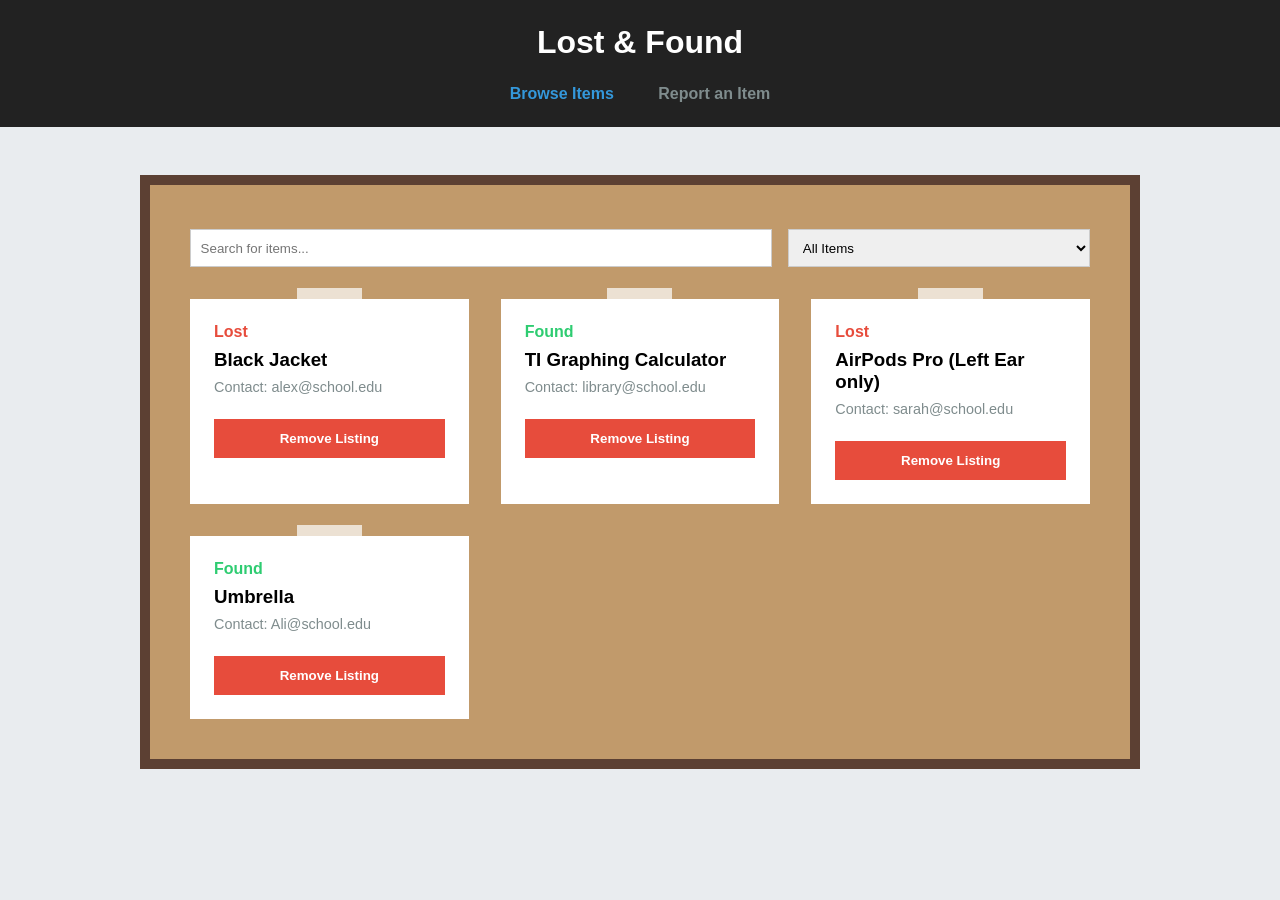
<file: index.html>
<!DOCTYPE html>
<html lang="en">
<head>
    <meta charset="UTF-8">
    <meta name="viewport" content="width=device-width, initial-scale=1.0">
    <title>Lost & Found</title>
    <link rel="stylesheet" href="style.css">
</head>
<body>

    <header>
        <h1> Lost & Found</h1>
        <nav style="margin-top: 1.5rem;">
            <a href="index.html" style="margin-right: 1.5rem; font-weight: bold; color: #3498db; text-decoration: none;"
            >Browse Items</a>
            <a href="report.html" style="font-weight: bold; color: #7f8c8d; text-decoration: none;"
            >Report an Item</a>
        </nav>
    </header>

    <main>
        <section style="background: transparent;  padding: 0 0 2rem ; display: flex; gap: 1rem;">
            <input type="search" id="search-bar" placeholder="Search for items..." style="flex: 2;">
            <select id="filter-status" style="flex: 1;">
                <option value="All">All Items</option>
                <option value="Lost">Lost Only</option>
                <option value="Found">Found Only</option>
            </select>
        </section>
    
            <div id="items-board">
                <p>Loading items...</p>
            </div>
    </main>

    <script src="board.js"></script>
</body>
</html>
</file>
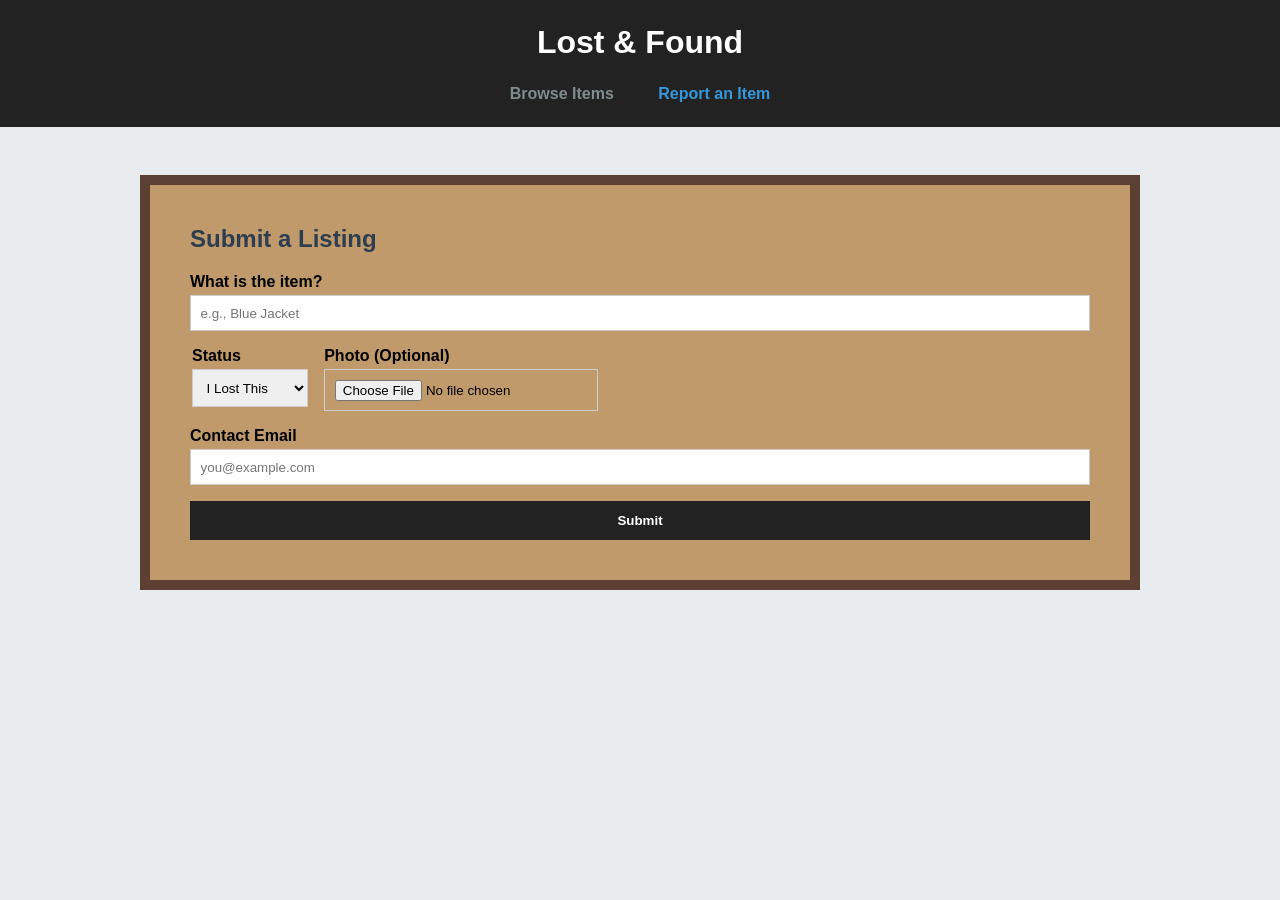
<file: report.html>
<!DOCTYPE html>
<html lang="en">
<head>
    <meta charset="UTF-8">
    <meta name="viewport" content="width=device-width, initial-scale=1.0">
    <title>Report Item - Lost & Found</title>
    <link rel="stylesheet" href="style.css">
</head>
<body>

    <header>
        <h1> Lost & Found</h1>
        <nav style="margin-top: 1.5rem;">
            <a href="index.html" style="margin-right: 1.5rem; font-weight: bold; color: #7f8c8d; text-decoration: none;"
            >Browse Items</a>
            <a href="report.html" style="font-weight: bold; color: #3498db; text-decoration: none;"
            >Report an Item</a>
        </nav>
    </header>

    <main>
        <section>
            <h2 style="margin-top: 0; color: #2c3e50;">Submit a Listing</h2>
            
            <form id="item-form">
                <label>What is the item?</label>
                <input type="text" id="title" required placeholder="e.g., Blue Jacket">
                
                <fieldset>
                    <div>
                        <label>Status</label>
                        <select id="type">
                            <option value="Lost">I Lost This</option>
                            <option value="Found">I Found This</option>
                        </select>
                    </div>
                    <div>
                        <label>Photo (Optional)</label>
                        <input type="file" id="image" accept="image/*">
                    </div>
                </fieldset>

                <label>Contact Email</label>
                <input type="email" id="contact" required placeholder="you@example.com">

                <button type="submit">Submit</button>
            </form>
        </section>
    </main>

    <script src="report.js"></script>
</body>
</html>
</file>
<file: style.css>
body { 
    background-color: #e9ecef; 
    font-family: sans-serif; 
    margin: 0; 
    padding: 0 0 3rem ; 
}

header { 
    background: #222; 
    color: #fff; 
    padding: 1.5rem; 
    text-align: center; 
}

header h1 {
     margin: 0 0 1rem 0; }

header a { 
    margin: 0 1rem; color: #ddd;
     text-decoration: none;
      font-weight: bold; }

main {
    background-color: #c19a6b; 
    max-width: 900px;
    margin: 3rem auto;
    padding: 2.5rem;
    border: 10px solid #5c4033; 
}

#items-board { 
    display: grid; 
    grid-template-columns: repeat(auto-fill, minmax(240px, 1fr)); 
    gap: 2rem; 
}


#items-board section { 
    background: #fff; 
    padding: 1.5rem;  
}

#items-board section::before {
    content: "";
    display: block;
    width: 65px;
    height: 20px;
    background: rgba(255, 255, 255, 0.7);
    margin: -35px auto 15px auto; 
}


label {
     display: block;
     font-weight: bold; 
     margin-top: 1rem; 
}

input, select { 
    width: 100%; 
    padding: 0.6rem; 
    margin-top: 0.25rem; 
    box-sizing: border-box; 
    border: 1px solid #ccc; 
}

fieldset { 
    border: none;
    padding: 0;
    display: flex; 
    gap: 1rem; 
}

button { 
    background: #222; 
    color: #fff; 
    width: 100%; 
    padding: 0.75rem; 
    font-weight: bold; 
    border: none; 
    cursor: pointer; 
    margin-top: 1rem; 
}

button:hover { 
    background: #444; 
}
</file>
